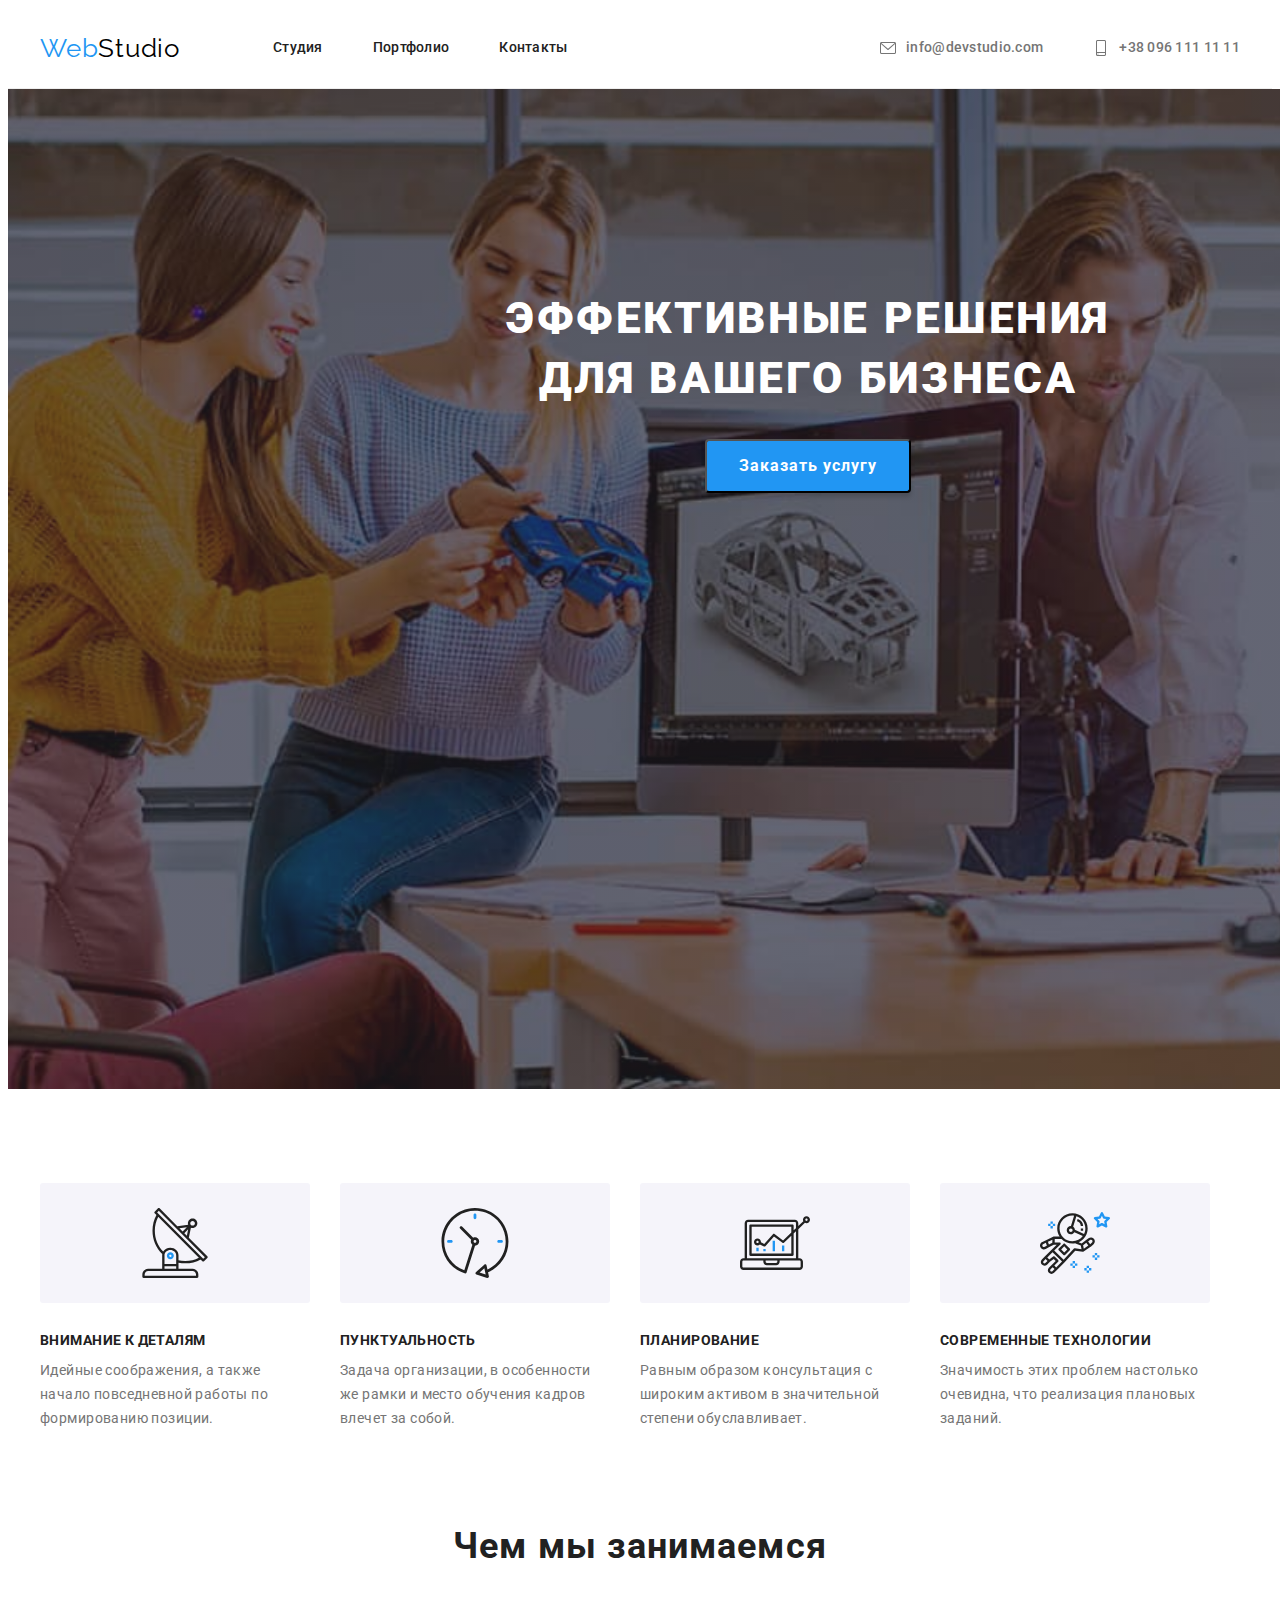
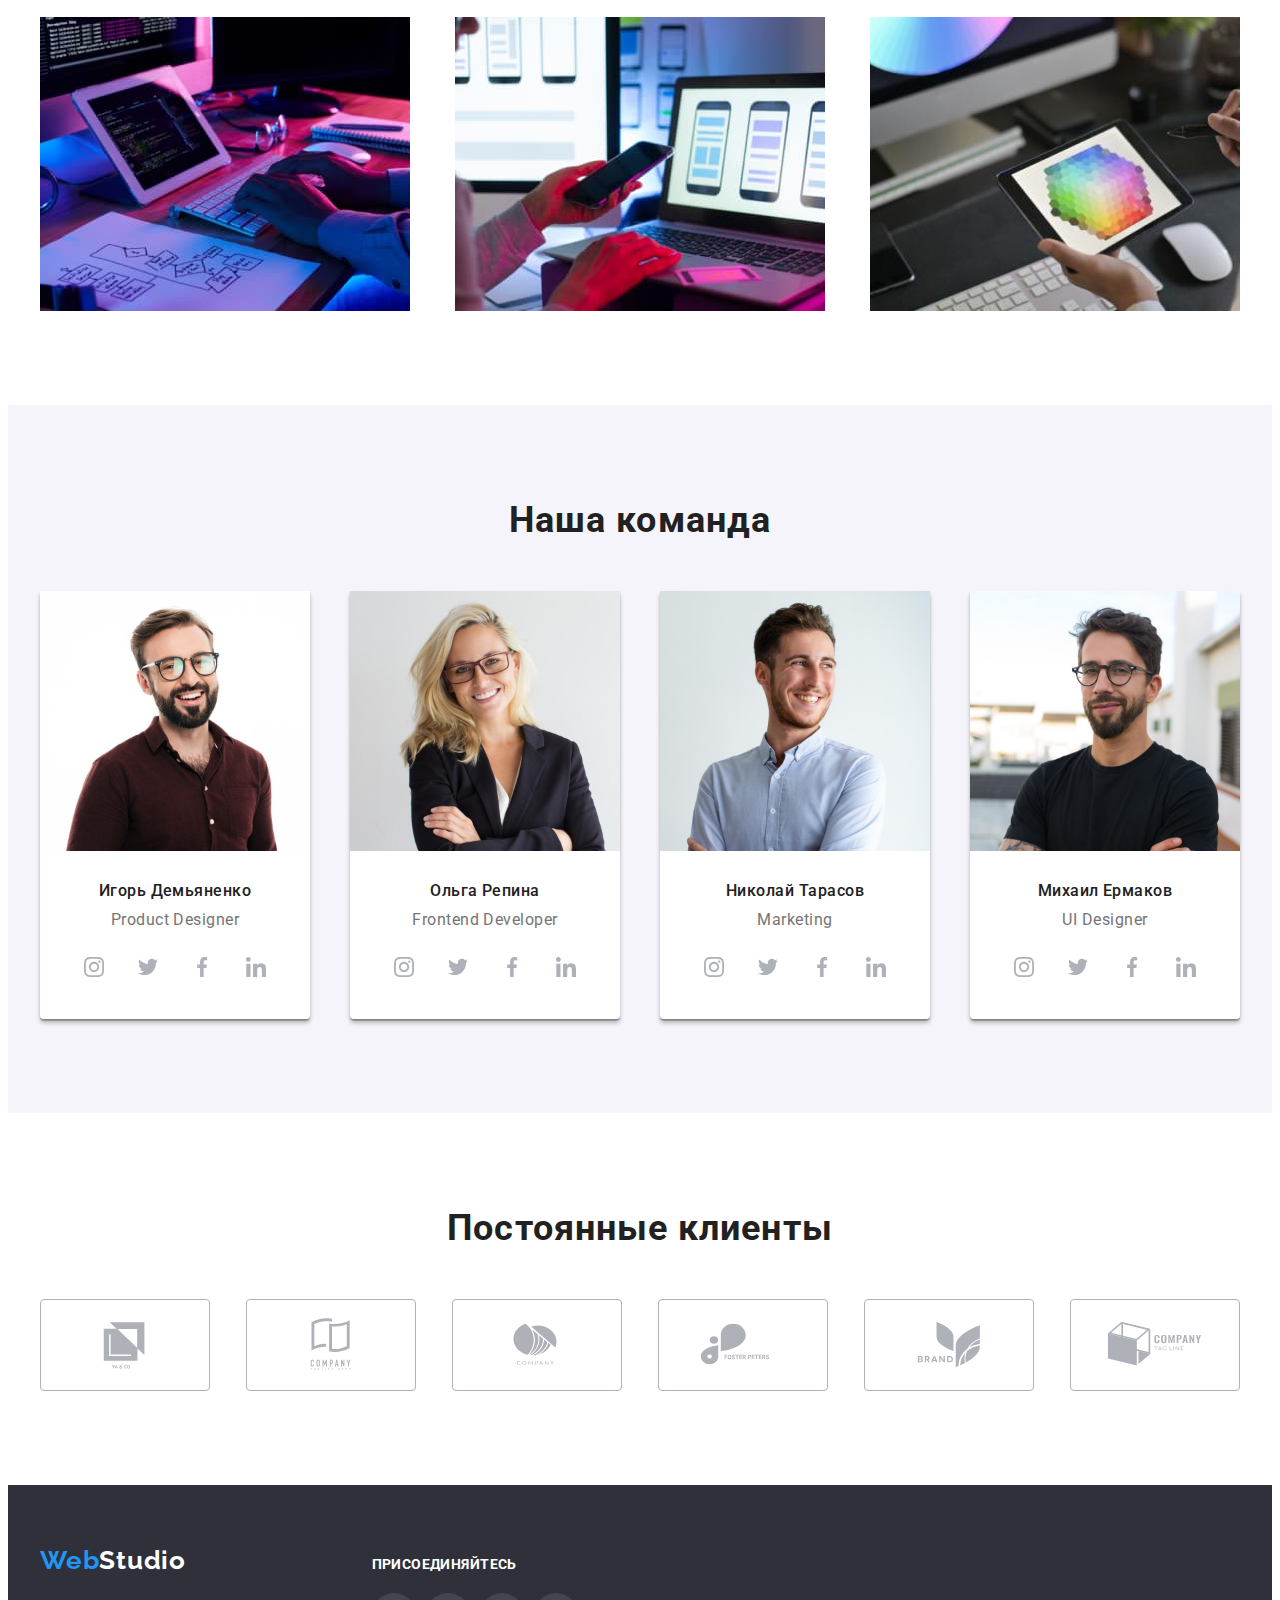
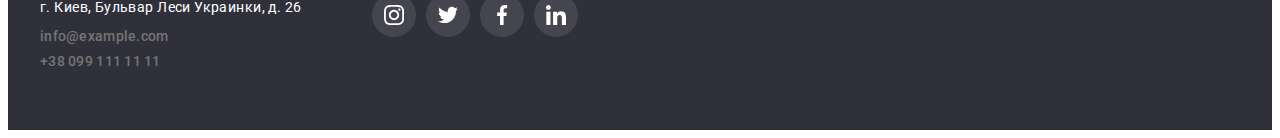
<file: index.html>
<!DOCTYPE html>
<html lang="ru">
    <head>
        <meta charset="UTF-8">
        <meta http-equiv="X-UA-Compatible" content="IE=edge">
        <meta name="viewport" content="width=device-width, initial-scale=1.0">
        <link rel="preconnect" href="https://fonts.googleapis.com">
        <link rel="preconnect" href="https://fonts.gstatic.com" crossorigin>
        <link href="https://fonts.googleapis.com/css2?family=Raleway:wght@700&family=Roboto:wght@400;500;700;900&display=swap"
            rel="stylesheet">
        <link rel="stylesheet" href="https://cdnjs.cloudflare.com/ajax/libs/modern-normalize/1.1.0/modern-normalize.min.css"
            integrity="sha512-wpPYUAdjBVSE4KJnH1VR1HeZfpl1ub8YT/NKx4PuQ5NmX2tKuGu6U/JRp5y+Y8XG2tV+wKQpNHVUX03MfMFn9Q=="
            crossorigin="anonymous" referrerpolicy="no-referrer"/>
        <title>WebStudio</title>
        <link rel="stylesheet" href="./css/styles.css">
    </head>
    <body>
        <!-- header -->
        <header class="header">
        <div class="container header-line">
            <a class="header-logo link" href="./index.html" lang="en"> <span class="logo-part">Web</span>Studio</a>
                <nav  class="header-navigation">
                    <ul class="header-list list">
                        <li class="item"><a class="link header-link" href="./index.html">Студия</a></li>
                        <li class="item"><a class="link header-link" href="./portfolio.html">Портфолио</a></li>
                        <li class="item"><a class="link header-link" href="">Контакты</a></li>
                    </ul>
                </nav>
                <ul class="contacts list">
                    <li class="item header-contact-block">
                        <a class="link contact" href="mailto:info@devstudio.com">
                            <svg class="header-icon-image" width="16" height="12">
                                <use href="./images/icons/symbol-defs.svg#icon-envelope"></use>
                            </svg>  
                            info@devstudio.com
                        </a>
                            
                    </li>
                    <li class="item header-contact-block">
                        <a class="link contact" href="tel:+380961111111">
                            <svg class="header-icon-image" width="16" height="26">
                                <use href="./images/icons/symbol-defs.svg#icon-smartphone"></use>
                            </svg>
                            +38 096 111 11 11
                        </a>                           
                    </li>
                </ul>
        </div>
        </header>

        <!-- Main section -->
        <main>
            <section class="solutions">
            <div class="container">
                <h1 class="main-title">Эффективные решения для вашего бизнеса</h1>
                <button type="button" class="main-btn">Заказать услугу</button>
            </div>
            </section>
            
            <!-- Advantages -->
            <section class="advantages section">
            <div class="container">
                <h2 class="visually-hidden">Наши преимущества</h2>
                <ul class="list advantages-list"">
                    <li class="advantage-item">
                        <div class="icon-space">
                        <svg class="advantage-icon" width="70" height="70">
                            <use href="./images/icons/symbol-defs.svg#icon-antenna"></use>
                        </svg>
                        </div>
                        <h3 class="advantage-title">Внимание к деталям</h3>
                        <p class="advantage-text">Идейные соображения, а также начало повседневной работы по формированию позиции.</p>
                    </li>
                    <li class="advantage-item">
                        <div class="icon-space">
                        <svg class="advantage-icon" width="70" height="70">
                            <use href="./images/icons/symbol-defs.svg#icon-clock"></use>
                        </svg>
                        </div>
                        <h3 class="advantage-title">Пунктуальность</h3>
                        <p class="advantage-text">Задача организации, в особенности же рамки и место обучения кадров влечет за собой.</p>
                    </li>
                    <li class="advantage-item">
                        <div class="icon-space">
                        <svg class="advantage-icon" width="70" height="70">
                            <use href="./images/icons/symbol-defs.svg#icon-diagram"></use>
                        </svg>
                        </div>
                        <h3 class="advantage-title">Планирование</h3>
                        <p class="advantage-text">Равным образом консультация с широким активом в значительной степени обуславливает.</p>
                    </li>
                    <li class="advantage-item">
                        <div class="icon-space">
                        <svg class="advantage-icon" width="70" height="70">
                            <use href="./images/icons/symbol-defs.svg#icon-astronaut"></use>
                        </svg>
                        </div>
                        <h3 class="advantage-title">Современные технологии</h3>
                        <p class="advantage-text">Значимость этих проблем настолько очевидна, что реализация плановых заданий.</p>
                    </li>
                </ul>
            </div>
            </section>
            
            <!-- About us section -->
            <section class="about-us section">
            <div class="container">   
                <h2 class="about-title">Чем мы занимаемся</h2>
                <ul class="about-collection list">
                    <li class="about-item"><img class="our-item"
                        src="./images/work-1.jpg" 
                        alt="печатает на клавиатуре"
                        width="370"
                        height="294">
                    </li>
                    <li class="about-item"><img class="our-item"
                        src="./images/work-2.jpg" 
                        alt="ноутбук с изображениями смартфонов" 
                        width="370" 
                        height="294">
                    </li>
                    <li class="about-item"><img class="our-item"
                        src="./images/work-3.jpg" 
                        alt="планшет с палитрой цветов" 
                        width="370" 
                        height="294">
                    </li>
                </ul>
            </div>
            </section>
            
            <!-- Our team section -->
            <section class="team-section section">
            <div class="container">   
                <h2 class="team-title">Наша команда</h2>
                <ul class="list list-photos">
                    <li class="team-photo">
                        <img class="face" 
                        src="./images/person-1.jpg"
                        alt="молодой парень"
                        width="270"
                        height="260"> 
                        <div class="team-info">                      
                        <h3 class="team-name">Игорь Демьяненко</h3> 
                        <p class="team-duty" lang="en">Product Designer</p>
                        <ul class="masters-soc-list list">
                            <li class="masters-soc-item">
                                <a href="" class="masters-soc-link link">
                                    <svg class="masters-soc-icon" width="20" height="20">
                                        <use href="./images/icons/symbol-defs.svg#icon-instagram"></use>
                                    </svg>
                                </a>
                            </li>
                            <li class="masters-soc-item">
                                <a href="" class="masters-soc-link link">
                                    <svg class="masters-soc-icon" width="20" height="20">
                                        <use href="./images/icons/symbol-defs.svg#icon-twitter"></use>
                                    </svg>
                                </a>
                            </li>
                        
                            <li class="masters-soc-item">
                                <a href="" class="masters-soc-link link">
                                    <svg class="masters-soc-icon" width="20" height="20">
                                        <use href="./images/icons/symbol-defs.svg#icon-facebook"></use>
                                    </svg>
                                </a>
                            </li>
                            <li class="masters-soc-item">
                                <a href="" class="masters-soc-link link">
                                    <svg class="masters-soc-icon" width="20" height="20">
                                        <use href="./images/icons/symbol-defs.svg#icon-linkedin"></use>
                                    </svg>
                                </a>
                            </li>
                        </ul>
                        </div>
                    </li>
                    <li class="team-photo">
                        <img class="face" 
                        src="./images/person-2.jpg" 
                        alt="красивая девушка" 
                        width="270" 
                        height="260">
                        <div class="team-info">
                        <h3 class="team-name">Ольга Репина</h3> 
                        <p class="team-duty" lang="en">Frontend Developer</p>
                        <ul class="masters-soc-list list">
                            <li class="masters-soc-item">
                                <a href="" class="masters-soc-link link">
                                    <svg class="masters-soc-icon" width="20" height="20">
                                        <use href="./images/icons/symbol-defs.svg#icon-instagram"></use>
                                    </svg>
                                </a>
                            </li>
                            <li class="masters-soc-item">
                                <a href="" class="masters-soc-link link">
                                    <svg class="masters-soc-icon" width="20" height="20">
                                        <use href="./images/icons/symbol-defs.svg#icon-twitter"></use>
                                    </svg>
                                </a>
                            </li>
                        
                            <li class="masters-soc-item">
                                <a href="" class="masters-soc-link link">
                                    <svg class="masters-soc-icon" width="20" height="20">
                                        <use href="./images/icons/symbol-defs.svg#icon-facebook"></use>
                                    </svg>
                                </a>
                            </li>
                            <li class="masters-soc-item">
                                <a href="" class="masters-soc-link link">
                                    <svg class="masters-soc-icon" width="20" height="20">
                                        <use href="./images/icons/symbol-defs.svg#icon-linkedin"></use>
                                    </svg>
                                </a>
                            </li>
                        </ul>
                        </div>
                    </li>
                    <li class="team-photo">
                        <img class="face" 
                        src="./images/person-3.jpg" 
                        alt="молодой мужчина" 
                        width="270" 
                        height="260">
                        <div class="team-info">
                        <h3 class="team-name">Николай Тарасов</h3> 
                        <p class="team-duty" lang="en">Marketing</p>
                        <ul class="masters-soc-list list">
                            <li class="masters-soc-item">
                                <a href="" class="masters-soc-link link">
                                    <svg class="masters-soc-icon" width="20" height="20">
                                        <use href="./images/icons/symbol-defs.svg#icon-instagram"></use>
                                    </svg>
                                </a>
                            </li>
                            <li class="masters-soc-item">
                                <a href="" class="masters-soc-link link">
                                    <svg class="masters-soc-icon" width="20" height="20">
                                        <use href="./images/icons/symbol-defs.svg#icon-twitter"></use>
                                    </svg>
                                </a>
                            </li>
                        
                            <li class="masters-soc-item">
                                <a href="" class="masters-soc-link link">
                                    <svg class="masters-soc-icon" width="20" height="20">
                                        <use href="./images/icons/symbol-defs.svg#icon-facebook"></use>
                                    </svg>
                                </a>
                            </li>
                            <li class="masters-soc-item">
                                <a href="" class="masters-soc-link link">
                                    <svg class="masters-soc-icon" width="20" height="20">
                                        <use href="./images/icons/symbol-defs.svg#icon-linkedin"></use>
                                    </svg>
                                </a>
                            </li>
                        </ul>
                        </div>
                    </li>
                    <li class="team-photo">
                        <img class="face" 
                        src="./images/person-4.jpg" 
                        alt="молодой мужчина" 
                        width="270" 
                        height="260">
                        <div class="team-info">
                        <h3 class="team-name">Михаил Ермаков</h3>  
                        <p class="team-duty" lang="en">UI Designer</p>
                        <ul class="masters-soc-list list">
                            <li class="masters-soc-item">
                                <a href="" class="masters-soc-link link">
                                    <svg class="masters-soc-icon" width="20" height="20">
                                        <use href="./images/icons/symbol-defs.svg#icon-instagram"></use>
                                    </svg>
                                </a>
                            </li>
                            <li class="masters-soc-item">
                                <a href="" class="masters-soc-link link">
                                    <svg class="masters-soc-icon" width="20" height="20">
                                        <use href="./images/icons/symbol-defs.svg#icon-twitter"></use>
                                    </svg>
                                </a>
                            </li>
                            <li class="masters-soc-item">
                                <a href="" class="masters-soc-link link">
                                    <svg class="masters-soc-icon" width="20" height="20">
                                        <use href="./images/icons/symbol-defs.svg#icon-facebook"></use>
                                    </svg>
                                </a>
                            </li>
                            <li class="masters-soc-item">
                                <a href="" class="masters-soc-link link">
                                    <svg class="masters-soc-icon" width="20" height="20">
                                        <use href="./images/icons/symbol-defs.svg#icon-linkedin"></use>
                                    </svg>
                                </a>
                            </li>
                        </ul>
                        </div>
                    </li> 
                </ul>
            </div>
            </section>

            <!-- Our clients section -->
            <section class="about-us constant-clients section">
                <div class="container">
                    <h2 class="about-title">Постоянные клиенты</h2>
                    <ul class="constant-clients-list list">
                        <li class="clients-title">
                            <a class="link clients-link" href=""">
                                <svg class="clients-image" width="106" height="60">
                                    <use href="./images/icons/symbol-defs.svg#icon-group"></use>
                                </svg>
                            </a>                            
                        </li>
                        <li class="clients-title">
                            <a class="link clients-link" href=""">
                                <svg class=" clients-image" width="106" height="60">
                                    <use href="./images/icons/symbol-defs.svg#icon-group-1"></use>
                                </svg>
                            </a>
                        </li>
                        <li class="clients-title">
                            <a class="link clients-link" href=""">
                                <svg class=" clients-image" width="106" height="60">
                                    <use href="./images/icons/symbol-defs.svg#icon-group-2"></use>
                                </svg>
                            </a>
                        </li>
                        <li class="clients-title">
                            <a class="link clients-link" href=""">
                                <svg class=" clients-image" width="106" height="60">
                                    <use href="./images/icons/symbol-defs.svg#icon-group-3"></use>
                                </svg>
                            </a>
                        </li>
                        <li class="clients-title">
                            <a class="link clients-link" href=""">
                                <svg class=" clients-image" width="106" height="60">
                                    <use href="./images/icons/symbol-defs.svg#icon-group-4"></use>
                                </svg>
                            </a>
                        </li>
                        <li class="clients-title">
                            <a class="link clients-link" href=""">
                                <svg class=" clients-image" width="106" height="60">
                                    <use href="./images/icons/symbol-defs.svg#icon-group-5"></use>
                                </svg>
                            </a>
                        </li>
                    </ul>
                </div>
            </section>
        </main>

        
        <!-- Footer section -->
        <footer class="footer">
        <div class="container footer-container">
            <div class="foter-content">
                <a class="footer-logo link" href="./index.html" lang="en"><span class="finish-logo">Web</span>Studio</a>
                <address>
                    <ul class="footer-list list">
                        <li class="footer-item"><a class="link footer-adress" href="https://goo.gl/maps/DsNAAsV4b622n6gu9">г. Киев, Бульвар Леси
                                Украинки, д. 26</a></li>
                        <li class="footer-item"><a class="link contact" href="mailto:info@example.com">info@example.com</a></li>
                        <li class="footer-item"><a class="link contact" href="tel:+380991111111">+38 099 111 11 11</a></li>
                    </ul>
                </address>
            </div>
            <div class="footer-soc">
                <h2 class="join-us-logo">Присоединяйтесь</h2>
                <ul class="footer-soc-list list">
                    <li class="footer-soc-item">
                        <a href="" class="footer-soc-link link">
                            <svg class="footer-soc-icon" width="20" height="20">
                                <use href="./images/icons/symbol-defs.svg#icon-instagram"></use>
                            </svg>
                        </a>
                    </li>
                    <li class="footer-soc-item">
                        <a href="" class="footer-soc-link link">
                            <svg class="footer-soc-icon" width="20" height="20">
                                <use href="./images/icons/symbol-defs.svg#icon-twitter"></use>
                            </svg>
                        </a>
                    </li>
                    <li class="footer-soc-item">
                        <a href="" class="footer-soc-link link">
                            <svg class="footer-soc-icon" width="20" height="20">
                                <use href="./images/icons/symbol-defs.svg#icon-facebook"></use>
                            </svg>
                        </a>
                    </li>
                    <li class="footer-soc-item">
                        <a href="" class="footer-soc-link link">
                            <svg class="footer-soc-icon" width="20" height="20">
                                <use href="./images/icons/symbol-defs.svg#icon-linkedin"></use>
                            </svg>
                        </a>
                    </li>
                </ul>
            </div>
        </div>
        </footer>
    </body>
</html>
</file>
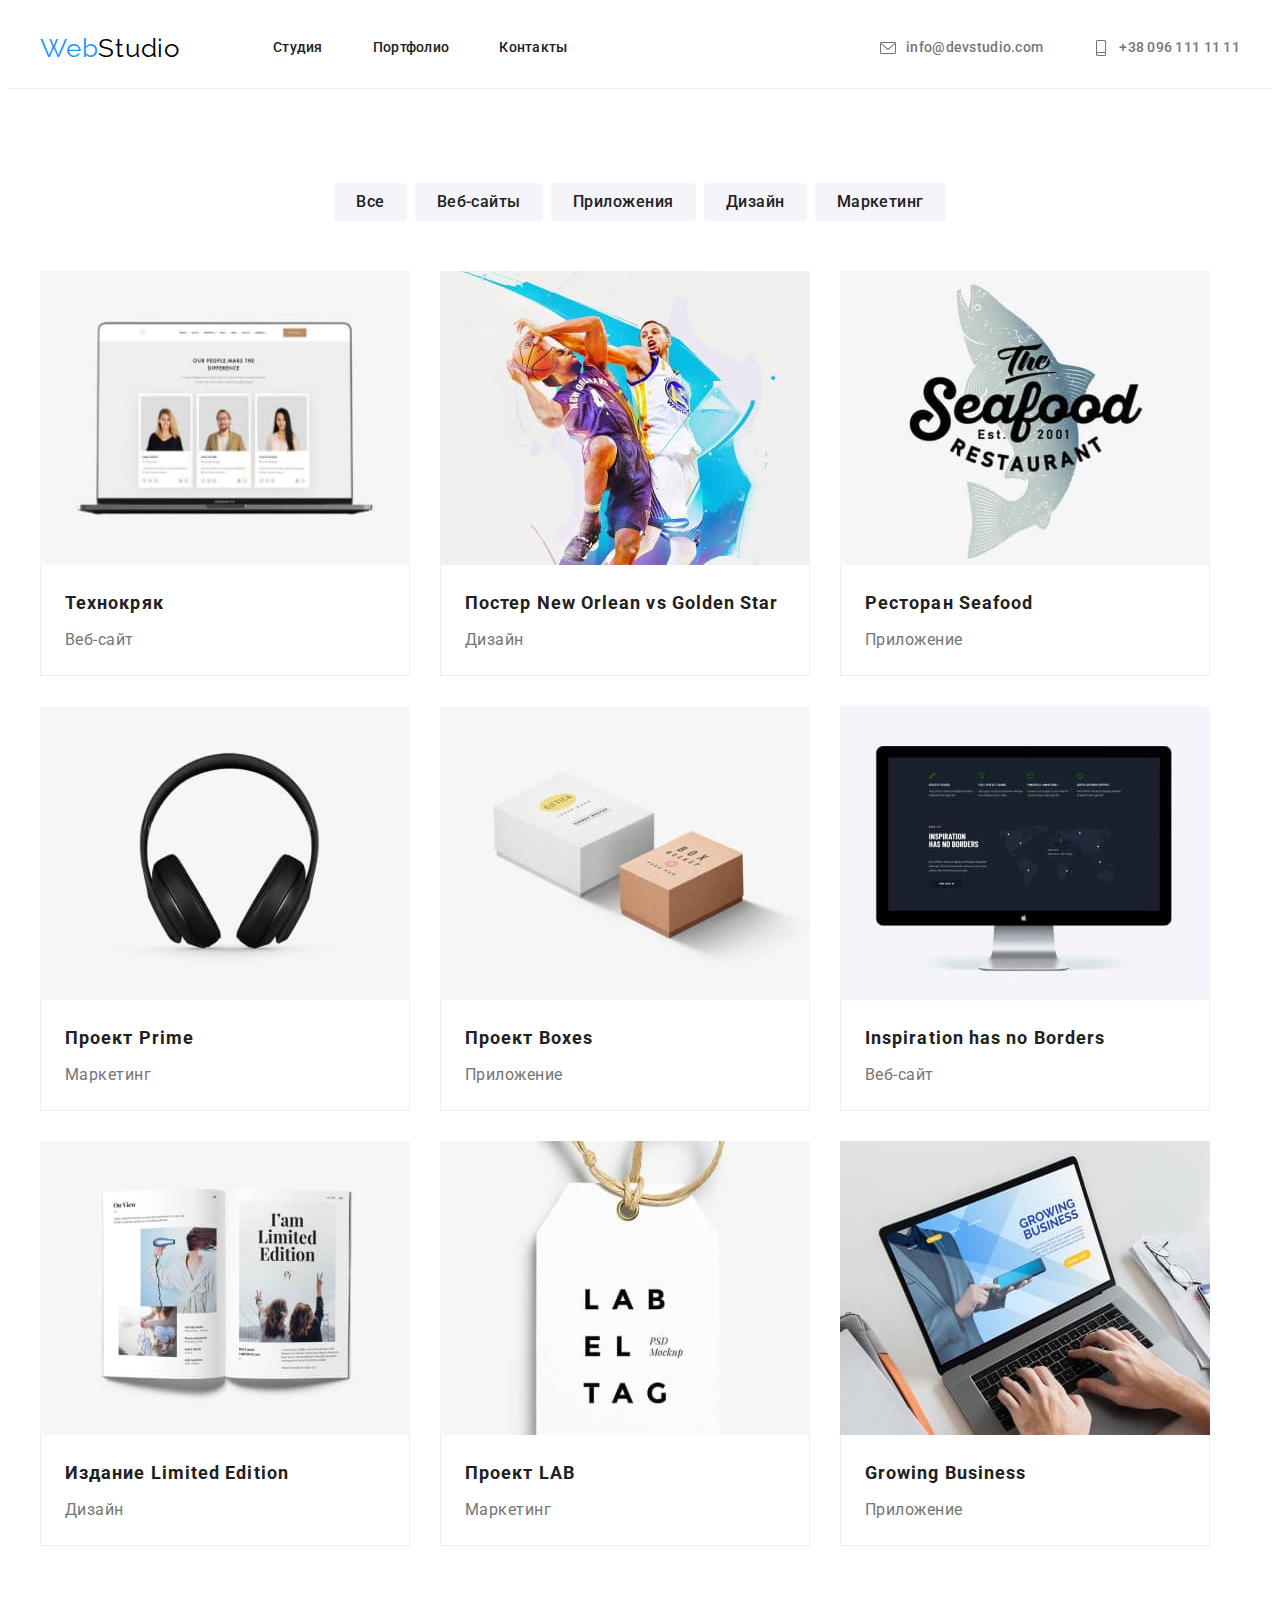
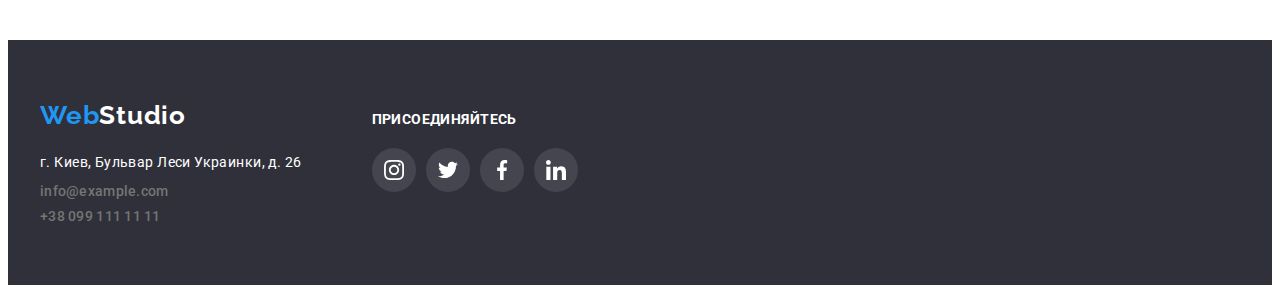
<file: portfolio.html>
<!DOCTYPE html>
<html lang="ru">

<head>
    <meta charset="UTF-8">
    <meta http-equiv="X-UA-Compatible" content="IE=edge">
    <meta name="viewport" content="width=device-width, initial-scale=1.0">
    <link rel="preconnect" href="https://fonts.googleapis.com">
    <link rel="preconnect" href="https://fonts.gstatic.com" crossorigin>
    <link
        href="https://fonts.googleapis.com/css2?family=Raleway:wght@700&family=Roboto:wght@400;500;700;900&display=swap"
        rel="stylesheet">
    <link rel="stylesheet" href="https://cdnjs.cloudflare.com/ajax/libs/modern-normalize/1.1.0/modern-normalize.min.css"
        integrity="sha512-wpPYUAdjBVSE4KJnH1VR1HeZfpl1ub8YT/NKx4PuQ5NmX2tKuGu6U/JRp5y+Y8XG2tV+wKQpNHVUX03MfMFn9Q=="
        crossorigin="anonymous" referrerpolicy="no-referrer" />
    <title>Portfolio</title>
    <link rel="stylesheet" href="./css/styles.css">
</head>

<body>
    <!-- header -->
        <header class="header">
            <div class="container header-line">
                <a class="header-logo link" href="./index.html" lang="en"> <span class="logo-part">Web</span>Studio</a>
                <nav class="header-navigation">
                    <ul class="header-list list">
                        <li class="item"><a class="link header-link" href="./index.html">Студия</a></li>
                        <li class="item"><a class="link header-link" href="./portfolio.html">Портфолио</a></li>
                        <li class="item"><a class="link header-link" href="">Контакты</a></li>
                    </ul>
                </nav>
                <ul class="contacts list">
                    <li class="item header-contact-block">
                        <a class="link contact" href="mailto:info@devstudio.com">
                            <svg class="header-icon-image" width="16" hight="12">
                                <use href="./images/icons/symbol-defs.svg#icon-envelope"></use>
                            </svg>
                            info@devstudio.com
                        </a>
        
                    </li>
                    <li class="item header-contact-block">
                        <a class="link contact" href="tel:+380961111111">
                            <svg class="header-icon-image" width="16" hight="26">
                                <use href="./images/icons/symbol-defs.svg#icon-smartphone"></use>
                            </svg>
                            +38 096 111 11 11
                        </a>
                    </li>
                </ul>
            </div>
        </header>
    <!-- our projects section -->
    <main>
        <section class="projects section">
        <div class="container">
                <ul class="buttons list" >
                    <li class="button-item"><button type="button" class="btn">Все</button></li>
                    <li class="button-item"><button type="button" class="btn">Веб-сайты</button></li>
                    <li class="button-item"><button type="button" class="btn">Приложения</button></li>
                    <li class="button-item"><button type="button" class="btn">Дизайн</button></li>
                    <li class="button-item"><button type="button" class="btn">Маркетинг</button></li>
                </ul>
                <h1 class="visually-hidden">Наши проекты</h1>
                <ul class="projects-descriptions list">
                    <li class="list project">
                        <a class="project-item link" href="">
                        <img class="photo-item" src="./images/technocryack.jpg" alt="ноутбут с изображением веб-сайта" width="370" height="294"> 
                        <div class="project-description">
                            <h2 class="projects-name">Технокряк</h2>
                            <p class="projects-tipe">Веб-сайт</p>
                        </div>
                        </a>
                    </li>
                    <li class="list project">
                        <a class="project-item link" href="">
                        <img class="photo-item" src="./images/poster.jpg" alt="два баскетболиста в прыжке" width="370" height="294">
                        <div class="project-description">
                            <h2 class="projects-name">Постер New Orlean vs Golden Star</h2>
                            <p class="projects-tipe">Дизайн</p>
                        </div>
                        </a>
                    </li>
                    <li class="list project">
                        <a class="project-item link" href="">
                        <img class="photo-item" src="./images/seafood.jpg" alt="лого ресторана морской еды" width="370" height="294">
                        <div class="project-description">
                            <h2 class="projects-name">Ресторан Seafood</h2>
                            <p class="projects-tipe">Приложение</p>
                        </div>
                        </a>
                    </li>
                    <li class="list project">
                        <a class="project-item link" href="">
                        <img class="photo-item" src="./images/prime.jpg" alt="наушники" width="370" height="294">
                        <div class="project-description">
                            <h2 class="projects-name">Проект Prime</h2>
                            <p class="projects-tipe">Маркетинг</p>
                        </div>
                        </a>
                    </li>
                    <li class="list project">
                        <a class="project-item link" href="">
                        <img class="photo-item" src="./images/boxes.jpg" alt="две картонные коробки" width="370" height="294">
                        <div class="project-description">
                            <h2 class="projects-name">Проект Boxes</h2>
                            <p class="projects-tipe">Приложение</p>
                        </div>
                        </a>
                    </li>
                    <li class="list project">
                        <a class="link project-item" href="">
                        <img class="photo-item" src="./images/inspiration.jpg" alt="монитор с изображением карты мира" width="370" height="294">
                        <div class="project-description">
                            <h2 class="projects-name">Inspiration has no Borders</h2>
                            <p class="projects-tipe">Веб-сайт</p>
                        </div>
                        </a>
                    </li>
                    <li class="list project">
                        <a class="project-item link" href="">
                        <img class="photo-item" src="./images/limited.jpg" alt="открытая книга" width="370" height="294">
                            <div class="project-description">
                            <h2 class="projects-name">Издание Limited Edition</h2>
                        <p class="projects-tipe">Дизайн</p>
                        </div>
                        </a>
                    </li>
                    <li class="list project">
                        <a class="project-item link" href="">
                        <img class="photo-item" src="./images/lab.jpg" alt="бирка с названием" width="370" height="294">
                        <div class="project-description">
                            <h2 class="projects-name">Проект LAB</h2>
                            <p class="projects-tipe">Маркетинг</p>
                        </div>
                        </a>
                    </li>
                    <li class="list project">
                        <a class="project-item link" href="">
                        <img class="photo-item" src="./images/growing.jpg" alt="ноутбук на котором работает пользователь" width="370" height="294">
                        <div class="project-description">
                            <h2 class="projects-name">Growing Business</h2>
                            <p class="projects-tipe">Приложение</p>
                        </div>
                        </a>
                    </li>
                </ul>
        </div>
        </section>
    </main>
    <footer class="footer">
        <div class="container footer-container">
            <div class="foter-content">
                <a class="footer-logo link" href="./index.html" lang="en"><span class="finish-logo">Web</span>Studio</a>
                <address>
                    <ul class="footer-list list">
                        <li class="footer-item"><a class="link footer-adress"
                                href="https://goo.gl/maps/DsNAAsV4b622n6gu9">г. Киев, Бульвар Леси
                                Украинки, д. 26</a></li>
                        <li class="footer-item"><a class="link contact" href="mailto:info@example.com">info@example.com</a>
                        </li>
                        <li class="footer-item"><a class="link contact" href="tel:+380991111111">+38 099 111 11 11</a></li>
                    </ul>
                </address>
            </div>
            <div class="footer-soc">
                <h2 class="join-us-logo">Присоединяйтесь</h2>
                <ul class="footer-soc-list list">
                    <li class="footer-soc-item">
                        <a href="" class="footer-soc-link link">
                            <svg class="footer-soc-icon" width="20" hight="20">
                                <use href="./images/icons/symbol-defs.svg#icon-instagram"></use>
                            </svg>
                        </a>
                    </li>
                    <li class="footer-soc-item">
                        <a href="" class="footer-soc-link link">
                            <svg class="footer-soc-icon" width="20" hight="20">
                                <use href="./images/icons/symbol-defs.svg#icon-twitter"></use>
                            </svg>
                        </a>
                    </li>
                    <li class="footer-soc-item">
                        <a href="" class="footer-soc-link link">
                            <svg class="footer-soc-icon" width="20" hight="20">
                                <use href="./images/icons/symbol-defs.svg#icon-facebook"></use>
                            </svg>
                        </a>
                    </li>
                    <li class="footer-soc-item">
                        <a href="" class="footer-soc-link link">
                            <svg class="footer-soc-icon" width="20" hight="20">
                                <use href="./images/icons/symbol-defs.svg#icon-linkedin"></use>
                            </svg>
                        </a>
                    </li>
                </ul>
            </div>
        </div>
    </footer>
</body>

</html>
</file>
<file: css/styles.css>
:root {
    --header-color: #212121;
    --text-color: #757575;
    --background-solutions-color: #2F303A;
    --footer-links-color: rgba(255, 255, 255, 0.6);
    --second-header-color: #FFFFFF;
    --accent-color: #2196F3;
    --team-background-color: #F5F4FA;
}

body {
    font-family: "Roboto", sans-serif;
    background-color: #FFFFFF;
}

html {
    box-sizing: border-box;
}

p, h1, h2, h3, h4, h5, h6 {
    margin: 0;
}

ul, ol{
    padding: 0;
    margin: 0;
}

.container {
    width: 1200px;
    margin: 0 auto;
    padding-right: 15px;
    padding-left: 15px;
    }

.list {
    list-style: none;
}

.link {
    text-decoration: none;
}

.visually-hidden {
    position: absolute;
    white-space: nowrap;
    width: 1px;
    height: 1px;
    overflow: hidden;
    border: 0;
    padding: 0;
    clip: rect(0 0 0 0);
    clip-path: inset(50%);
    margin: -1px;
}

/* ---header section--- */

.header {
    background-color: #FFFFFF;
    border-bottom: 1px solid #EEEEEE;
}

.header-contact-block {
    display: flex;
    justify-content: center;
    align-items: center
    width: 36px;
    hight: 32px;
    color: var(--text-color);
}

.header-contacts {
    display: flex;
    align-items: center;
    height: 16px;
    fill: var(--text-color);
    color: var(--text-color);
}

.header-icon-image {
    fill: currentColor;
    margin-right: 10px;
    height: 32px;
}

/* ----Header line---- */
.header-line {
    display: flex;
    align-items: center;
}

.header-logo {
display: block;
font-family: 'Raleway';
font-size: 26px;
line-height: 1.19;
letter-spacing: 0.03em;
color: #000000;
margin-right: 93px;
}

.logo-part {
    color: var(--accent-color);
}

.header-list {
    display: flex;
}

.item {
    display: flex;
}

.item + .item {
    margin-left: 50px;
}

.header-navigation {
    font-weight: 500;
    font-size: 14px;
    line-height: 1.14;
    letter-spacing: 0.02em;
    color: var (--header-color);
}

.header-link {
    display: block;
    font-weight: 500;
    font-size: 14px;
    line-height: 1.14;
    letter-spacing: 0.02em;
    color: var(--header-color);
    padding-top: 32px;
    padding-bottom: 32px;
}

.header-contacts {
    display: flex;
    justify-content: center;
    align-items: center;
    color: var(--text-color);
}

.contacts {
    display: flex;
    margin-left: auto;
}

.contact {
display: flex;
justify-content: left;
align-items: center;
font-style: normal;
font-weight: 500;
font-size: 14px;
line-height: 1.14;
letter-spacing: 0.02em;
color: var(--text-color);
}

.header-link:hover,
.header-link:focus {
    color: var(--accent-color);
}

.contact:hover,
.contact:focus {
    color: var(--accent-color);
}

/* ----Main section------ */

.solutions {
    background-color: var(--background-solutions-color);
    text-align: center;
    /* display: block; */
    padding-top: 200px;
    padding-bottom: 200px;
    width: 1600px;
    height: 600px;
    margin-left: auto;
    margin-right: auto;
    background-image: linear-gradient(rgba(47, 48, 58, 0.4), rgba(47, 48, 58, 0.4)), url(../images/solutions.jpg);
    background-repeat: no-repeat;
    background-position: center;
    background-size: cover;
}

.main-title {
    font-weight: 900;
    font-size: 44px;
    line-height: 1.36;
    letter-spacing: 0.06em;
    text-transform: uppercase;
    color: #FFFFFF;
    margin-bottom: 30px;
    margin-left: auto;
    margin-right: auto;
    width: 696px;
} 

.main-btn {
    font-family: 'Roboto';
    font-weight: 700;
    font-size: 16px;
    line-height: 1.88;
    display: inline-block;
    align-items: center;
    text-align: center;
    cursor: pointer;
    letter-spacing: 0.06em;
    color: #FFFFFF;
    background-color: var(--accent-color);
    border-radius: 4px;
    padding: 10px 32px 10px 32px;
    min-width: 200px;
    box-shadow: 0px 4px 4px rgba(0, 0, 0, 0.15);
    border: 1 solid black;
}

/* ---advantages section--- */

.icon-space {
    display: flex;
    align-items: center;
    justify-content: center;
    background-color: var(--team-background-color);
    width: 270px;
    height: 120px;
    margin-bottom: 30px;
    border-radius: 3px;
}

.section {
    padding-top: 94px;
    padding-bottom: 94px;
}

.advantages-list {
    display: flex;
}

.advantage-item {
    display: block;
    width: 270px;
}

.advantage-item + .advantage-item {
    margin-left: 30px;
}

.advantage-title {
    font-weight: 700;
    font-size: 14px;
    line-height: 1.14;
    letter-spacing: 0.03em;
    text-transform: uppercase;
    color: var(--header-color);
    margin-bottom: 10px;
}

.advantage-text {
    font-size: 14px;
    line-height: 1.71;
    letter-spacing: 0.03em;
    color: var(--text-color);
}

/* ---About us section--- */

.about-us {
    padding-top: 0;
}

.our-item {
    display: block;
}

.about-collection {
    display: flex;
    justify-content: space-between;
    align-items: center;
}

.about-title {
    font-weight: 700;
    font-size: 36px;
    line-height: 1.17;
    text-align: center;
    letter-spacing: 0.03em;
    color: var(--header-color);
    margin-bottom: 50px;
}

/* ---team section--- */

.masters-soc-list {
    display: flex;
    justify-content: center;
    margin-top: 16px;
    /* padding-bottom: 30px; */
}

.masters-soc-item + .masters-soc-item {
    margin-left: 10px;
}

.masters-soc-link {
    width: 44px;
    height: 44px;
    border-radius: 50%;
    display: flex;
    align-items: center;
    justify-content: center;
    color: #AFB1B8;
}

.masters-soc-icon {
    fill: currentColor;
}

.masters-soc-link:hover,
.masters-soc-link:focus {
    background-color: var(--accent-color);
    color: #FFFFFF;
}

.face {
    display: block;
}

.list-photos {
    display: flex;
    justify-content: space-between;
}

.team-section {
    background-color: var(--team-background-color);
}

.team-info {
    background-color: #FFFFFF;
    border-radius: 0px 0px 4px 4px;
    padding-top: 30px;
    padding-bottom: 30px;
}

.team-photo {
    box-shadow: 0px 4px 4px rgba(0, 0, 0, 0.25),
    0px 1px 1px rgba(0, 0, 0, 0.14),
    0px 2px 1px rgba(0, 0, 0, 0.2);
    border-radius: 0px 0px 4px 4px;
} 

.team-title {
    font-weight: 700;
    font-size: 36px;
    line-height: 1.17;
    text-align: center;
    letter-spacing: 0.03em;    
    color: var(--header-color);
    margin-bottom: 50px;
}

.team-name {
    font-weight: 500;
    font-size: 16px;
    line-height: 1.19;
    text-align: center;
    letter-spacing: 0.03em;
    color: var(--header-color);
    margin-bottom: 10px;
    /* padding-top: 30px; */
}

.team-duty {
    font-size: 16px;
    line-height: 1.19;
    text-align: center;
    letter-spacing: 0.03em;
    color: var(--text-color);
}

.masters-soc-item + .masters-soc-item {
    margin-left: 10px;
}
/* --- Our clients section ---  */

.constant-clients {
    padding-top: 94px;
}

.constant-clients-list {
    display: flex;
    justify-content: space-between;
    align-items: center;
}

.clients-title {
    display: flex;
}

.clients-link {
    display: flex;
    width: 170px;
    height: 92px;
    justify-content: center;
    align-items: center;
    border: 1px solid #AFB1B8;
    box-sizing: border-box;
    border-radius: 4px;
    color: #AFB1B8;
}

.clients-image {
    fill: currentColor;
    height: 92px;
}

.clients-link:hover,
.clients-link:focus {
    border-color: var(--accent-color);
    color: var(--accent-color);
}

/* ---Footer section--- */

.footer {
    background-color: var(--background-solutions-color);
    padding-top: 60px;
    padding-bottom: 60px;
}

.footer-logo {
    display: block;
}

.footer-container {
    display: flex;
    align-items: baseline;
}


.footer-list {
    display: block;
}

.footer-item + .footer-item {
margin-top: 9px;  
}

.footer-logo {
font-family: 'Raleway';
font-style: normal;
font-weight: 700;
font-size: 26px;
line-height: 1.19;
letter-spacing: 0.03em;
color: var(--second-header-color);

display: block;
margin-bottom: 20px;
}


.finish-logo {
    color: var(--accent-color);  
}

.footer-adress {
font-family: 'Roboto';
font-style: normal; 
font-weight: 400;
font-size: 14px;
line-height: 1.71;
letter-spacing: 0.03em;
color: var(--second-header-color);
}

.join-us-logo {
font-weight: 700;
font-size: 14px;
line-height: 1.14;
letter-spacing: 0.03em;
text-transform: uppercase;
color: #FFFFFF;
margin-bottom: 20px;
}

.footer-soc-list {
    display: flex;
    justify-content: left;
    /* margin-top: 16px; */
    /* padding-bottom: 30px; */
}

.footer-content, 
.footer-soc {
box-sizing: content-box;
}

.footer-soc {
    margin-left: 70px;
    /* margin-top: 12px; */
}


.footer-soc-item + .footer-soc-item {
    margin-left: 10px;
}

.footer-soc-link {
    width: 44px;
    height: 44px;
    border-radius: 50%;
    display: flex;
    align-items: center;
    justify-content: center;
    color: #FFFFFF;
    background-color: rgba(255, 255, 255, 0.1);
}

.footer-soc-icon {
    fill: currentColor;
}

.footer-soc-link:hover,
.footer-soc-link:focus {
    background-color: var(--accent-color);
    color: #FFFFFF;
}

/* ----Portfolio----- */

/* ---Buttons----- */

.btn {
    font-family: inherit;
    font-weight: 500;
    font-size: 16px;
    line-height: 1.62;
    text-align: center;
    display: inline-block;
    letter-spacing: 0.03em;
    background: var(--team-background-color);
    cursor: pointer;
    color: #212121;
    background-color: rgba(245, 244, 250, 1);
    border-radius: 4px;
    padding: 6px 22px;
    border: transparent;
}


.btn:hover,
.btn:focus {
    background-color: var(--accent-color);
    color: #FFFFFF;
    box-shadow: 0px 3px 1px rgba(0, 0, 0, 0.1),
    0px 1px 2px rgba(0, 0, 0, 0.08),
    0px 2px 2px rgba(0, 0, 0, 0.12);
}

/* ----Projects----- */

.buttons {
    display: flex;
    justify-content: center;
    margin-bottom: 50px;
}

.button-item + .button-item {
    margin-left: 8px;
}

.photo-item {
    display: block;
}

.projects-descriptions {
    display: flex;
    flex-wrap: wrap;
}

.project {
    display: block;
    margin-right: 30px;
    margin-bottom: 30px; 
    box-sizing: content-box;
}    

.project-description {
    border-right: 1px solid #EEEEEE;
    border-bottom: 1px solid #EEEEEE;
    border-left: 1px solid #EEEEEE;
    padding-top: 20px;
    padding-left: 24px;
    padding-bottom: 20px;
    padding-right: 24px;
}

.project:hover {
    box-shadow: 0px 1px 1px rgba(0, 0, 0, 0.12),
    0px 4px 4px rgba(0, 0, 0, 0.06),
    1px 4px 6px rgba(0, 0, 0, 0.16);
}

.project:nth-child(3n+3) {
    margin-right: 0;
}

.project:nth-last-child(-n + 3) {
    margin-bottom: 0;
}

.projects-name {
    font-weight: 700;
    font-size: 18px;
    line-height: 2;
    letter-spacing: 0.06em;
    color: var(--header-color);
    /* padding-top: 20px; */
}

.projects-tipe {
    font-size: 16px;
    line-height: 1.88;
    letter-spacing: 0.03em;
    color: var(--text-color);
    margin-top: 4px;
}
</file>
